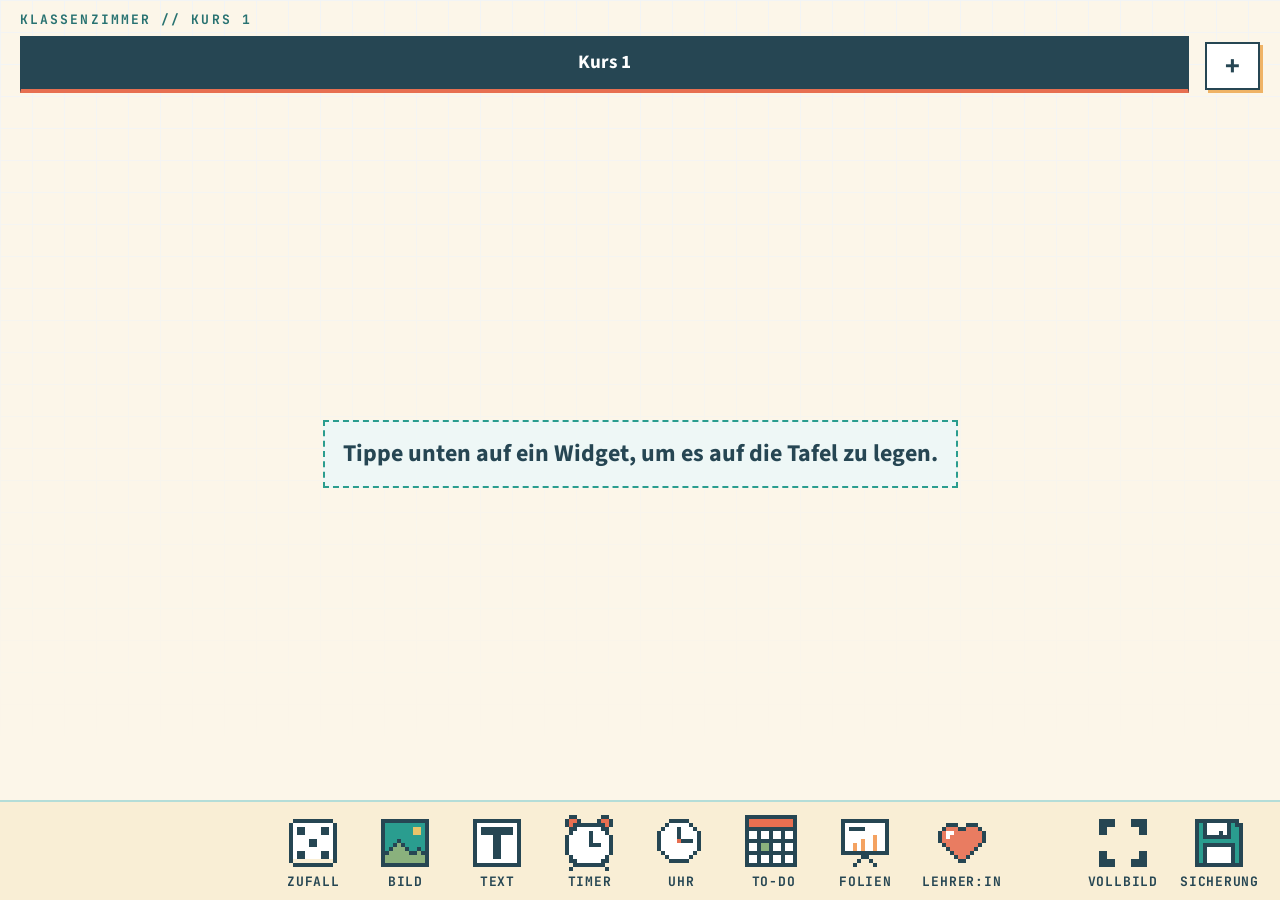
<file: index.html>
<!doctype html>
<html lang="de">
<head>
  <meta charset="utf-8">
  <meta name="viewport" content="width=device-width, initial-scale=1, viewport-fit=cover">
  <title>Klassenzimmer-Tafel</title>
  <meta name="theme-color" content="#FCF6E9">
  <!-- App fürs iPad: „Teilen → Zum Home-Bildschirm“ -->
  <link rel="manifest" href="manifest.webmanifest">
  <link rel="icon" type="image/png" href="assets/app/app-192.png">
  <link rel="apple-touch-icon" href="assets/app/app-180.png">
  <meta name="apple-mobile-web-app-title" content="Tafel">
  <meta name="mobile-web-app-capable" content="yes">
  <meta name="apple-mobile-web-app-capable" content="yes">
  <!-- ?v=22: bei jeder Änderung hochzählen, damit Browser die neuen Dateien laden -->
  <link rel="preload" href="assets/fonts/source-sans-3-latin-700-normal.woff2" as="font" type="font/woff2" crossorigin>
  <link rel="stylesheet" href="css/tokens.css?v=22">
  <link rel="stylesheet" href="css/components.css?v=22">
  <link rel="stylesheet" href="css/app.css?v=22">
</head>
<body class="page">

<div class="app">
  <!-- Kopfzeile: Label mit dem Kursnamen (setzt kurse.js) -->
  <div class="header-strip app__strip"><span class="label" id="kurs-label"></span></div>

  <!-- Kurs-Reiter -->
  <nav class="kopf" aria-label="Kurse">
    <div class="reiter-liste" id="reiter-liste" role="tablist" aria-label="Kurse"></div>
    <button type="button" class="btn btn--square" id="knopf-neuer-kurs" title="Neuen Kurs anlegen" aria-label="Neuen Kurs anlegen">+</button>
  </nav>

  <!-- Die Tafel: hier liegen die Widgets -->
  <main class="tafel" id="tafel" role="tabpanel" aria-label="Tafel">
    <p class="tafel__leer callout" id="tafel-leer">Tippe unten auf ein Widget, um es auf die Tafel zu legen.</p>
  </main>

  <!-- Widget-Leiste: Mitte Widgets, rechts Vollbild und Sicherung -->
  <footer class="leiste">
    <div></div>
    <div class="leiste__widgets" id="leiste-widgets" role="group" aria-label="Widget hinzufügen"></div>
    <div class="leiste__extra">
      <button type="button" class="leiste__knopf" id="knopf-vollbild"><img class="pixel" src="assets/icons/vollbild.svg" width="56" height="56" alt=""><span>Vollbild</span></button>
      <button type="button" class="leiste__knopf" id="knopf-sicherung"><img class="pixel" src="assets/icons/speichern.svg" width="56" height="56" alt=""><span>Sicherung</span></button>
    </div>
  </footer>
</div>

<script src="js/speicher.js?v=22"></script>
<script src="js/ui.js?v=22"></script>
<script src="js/ton.js?v=22"></script>
<script src="js/tafel.js?v=22"></script>
<script src="js/kurse.js?v=22"></script>
<script src="js/widgets/stundenplan.js?v=22"></script>
<script src="js/widgets/uhr.js?v=22"></script>
<script src="js/widgets/timer.js?v=22"></script>
<script src="js/widgets/zufall.js?v=22"></script>
<script src="js/widgets/bild.js?v=22"></script>
<script src="js/widgets/text.js?v=22"></script>
<script src="js/widgets/folien.js?v=22"></script>
<script src="assets/teacher/teacher.js?v=22"></script>
<script src="js/widgets/lehrerin.js?v=22"></script>
<script src="js/app.js?v=22"></script>
</body>
</html>
</file>
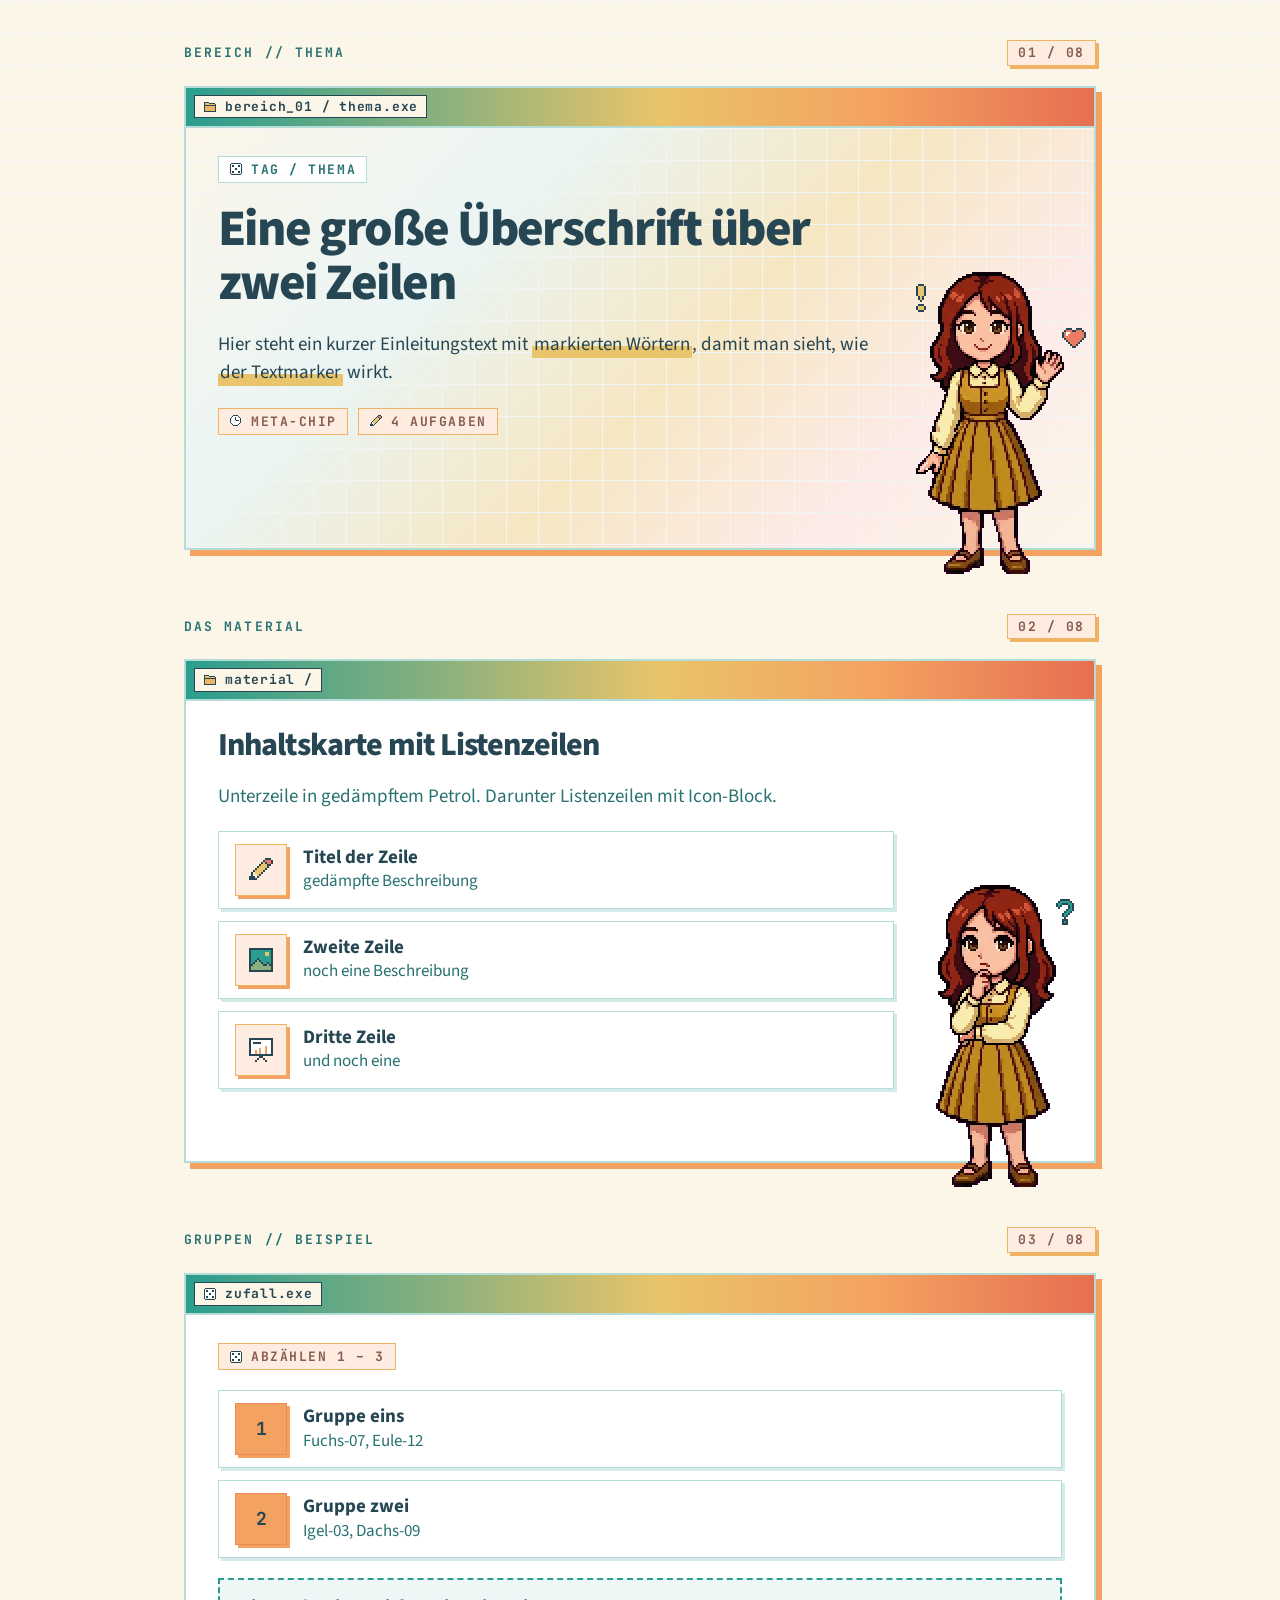
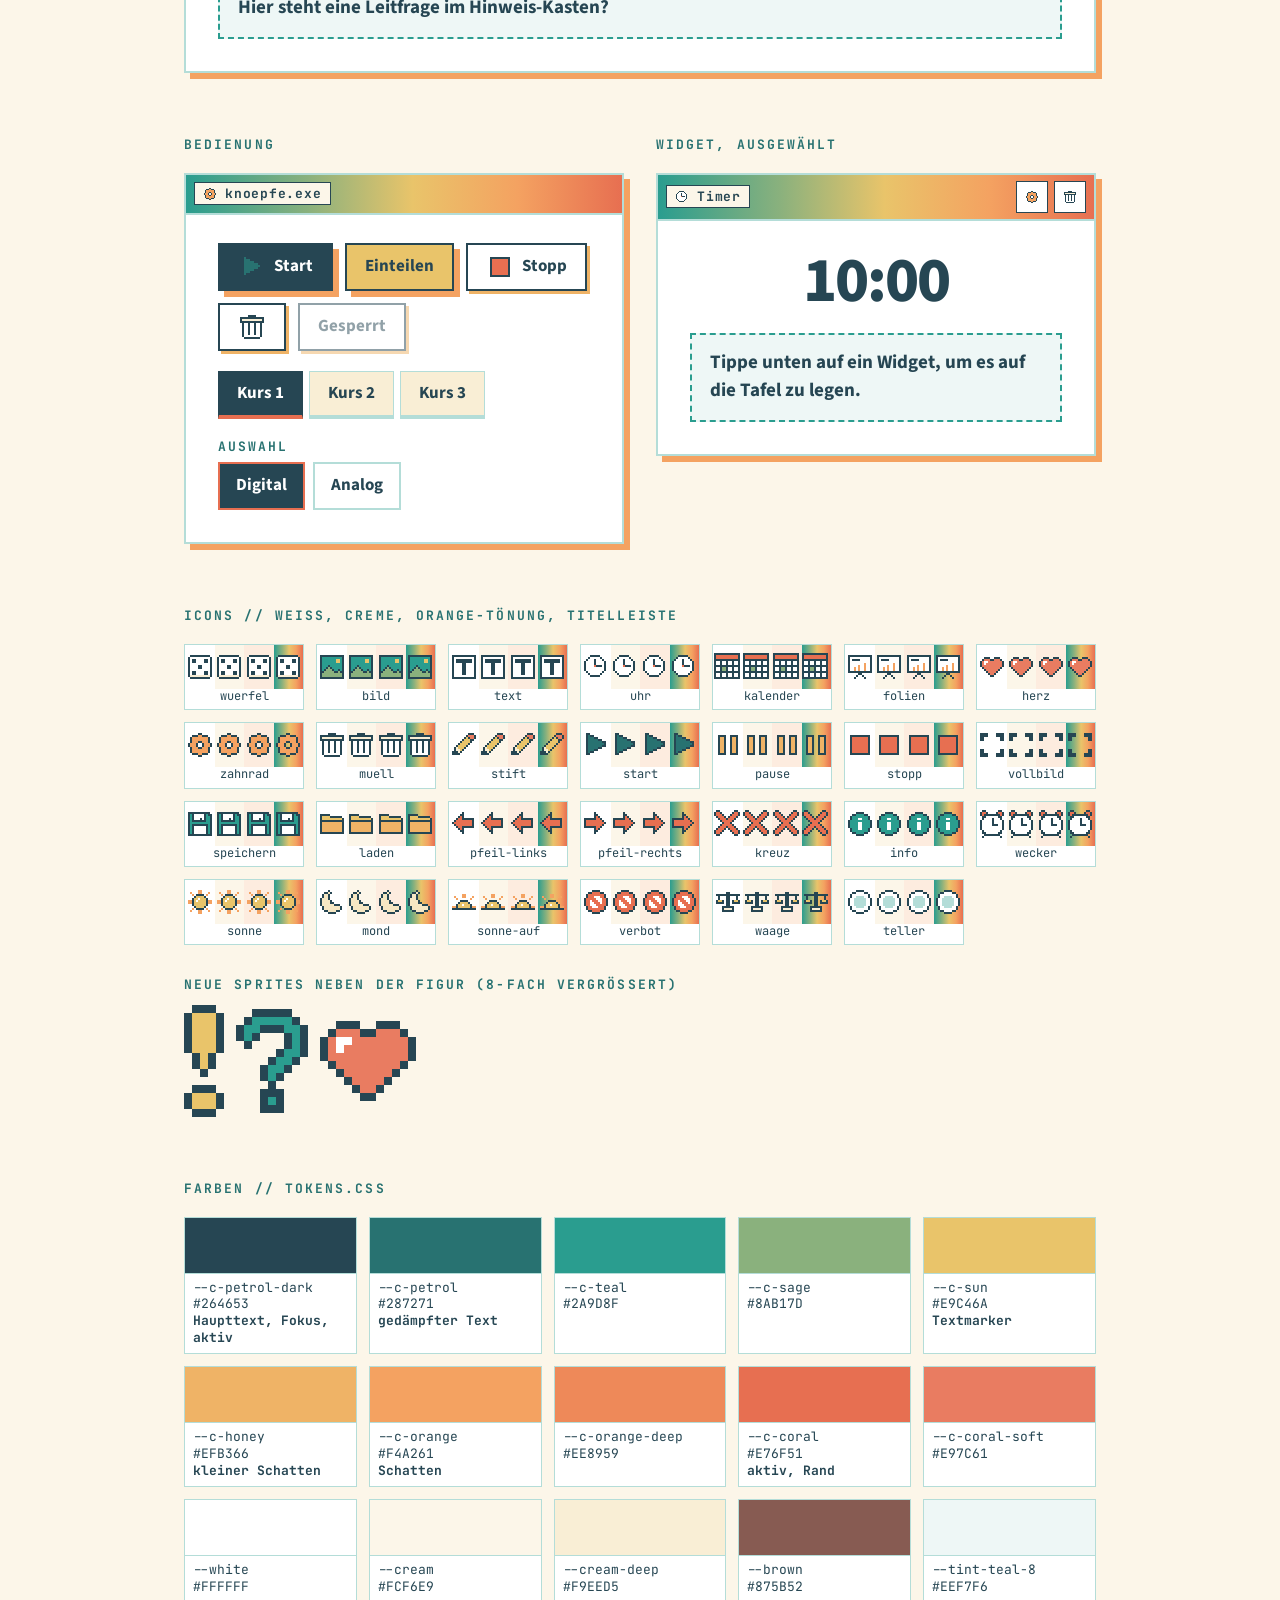
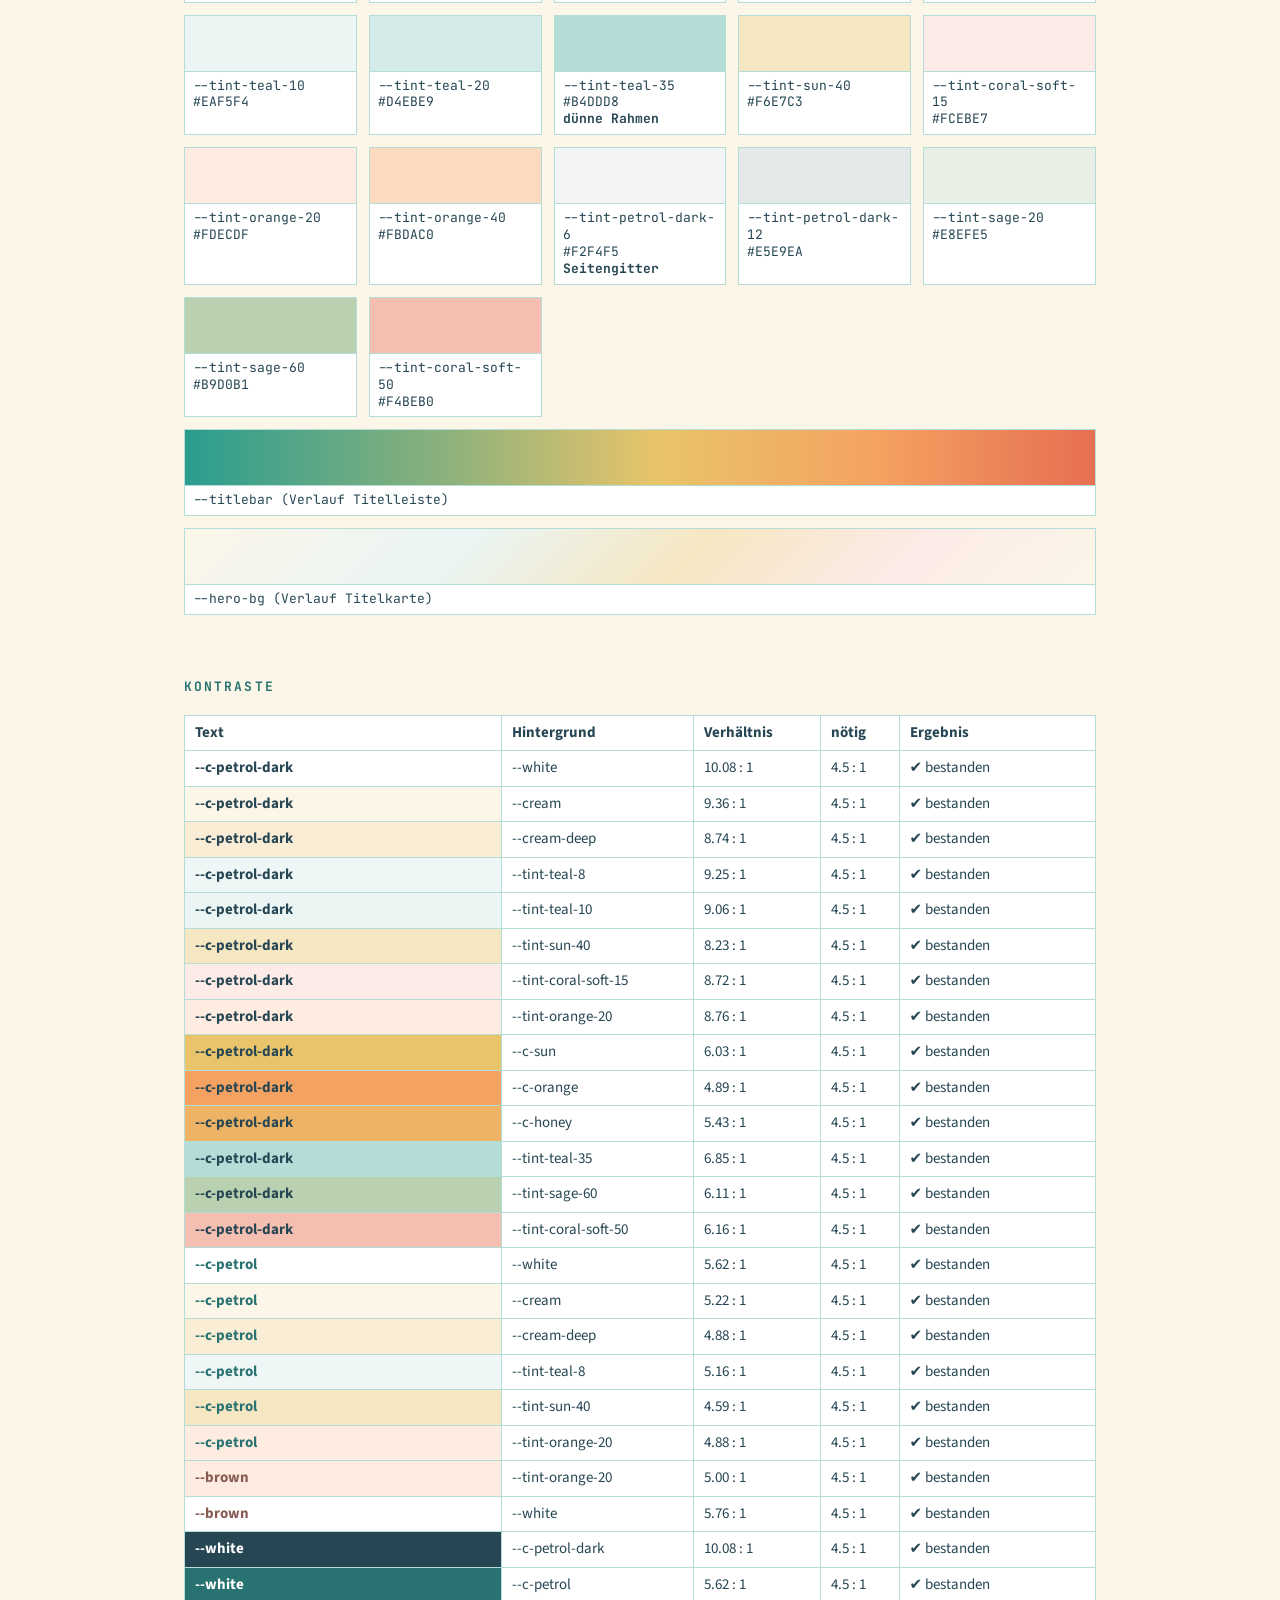
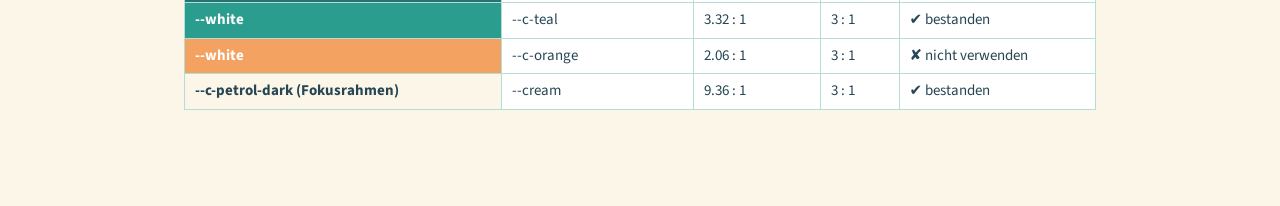
<file: styleguide.html>
<!doctype html>
<html lang="de">
<head>
  <meta charset="utf-8">
  <meta name="viewport" content="width=device-width, initial-scale=1">
  <title>Stilvorlage – Klassenzimmer-Tafel</title>
  <link rel="stylesheet" href="css/tokens.css?v=8">
  <link rel="stylesheet" href="css/components.css?v=8">
  <style>
    /* nur für diese Übersichtsseite */
    .sg { max-width: 960px; margin: 0 auto; padding: 40px 24px 96px; display: flex; flex-direction: column; gap: 64px; }
    .sg-zwei { display: grid; grid-template-columns: repeat(auto-fit, minmax(300px, 1fr)); gap: 32px; }
    .sg-reihe { display: flex; flex-wrap: wrap; gap: 12px; align-items: center; }
    .sg-hero .window__body { padding-right: 220px; min-height: 420px; }
    .sg-material .window__body { padding-right: 200px; padding-bottom: 72px; }
    .sg-farben { display: grid; grid-template-columns: repeat(auto-fill, minmax(150px, 1fr)); gap: 12px; }
    .sg-farbe { border: var(--hair) solid var(--line-color); background: var(--white); font: 400 .8125rem/1.3 var(--font-mono); }
    .sg-farbe div { height: 56px; border-bottom: var(--hair) solid var(--line-color); }
    .sg-farbe p { margin: 0; padding: 6px 8px; }
    .sg-tab { width: 100%; border-collapse: collapse; background: var(--white); font-size: .9375rem; }
    .sg-tab th, .sg-tab td { border: var(--hair) solid var(--line-color); padding: 6px 10px; text-align: left; }
    .sg-tab td:first-child { font-weight: 700; }
    .sg-icons { display: grid; grid-template-columns: repeat(auto-fill, minmax(110px, 1fr)); gap: 12px; }
    .sg-icon { border: var(--hair) solid var(--line-color); background: var(--white); text-align: center; font: 400 .75rem/1.2 var(--font-mono); padding-bottom: 6px; }
    .sg-icon div { display: grid; grid-template-columns: repeat(4, 1fr); }
    .sg-icon span { display: grid; place-items: center; height: 44px; }
    .sg-icon img { width: 28px; height: 28px; }
  </style>
</head>
<body class="page">
<main class="sg">

  <!-- 1. Titelkarte (Variante A) mit Figur -->
  <section>
    <div class="header-strip"><span class="label">Bereich // Thema</span><span class="counter">01 / 08</span></div>
    <article class="window window--hero sg-hero">
      <div class="window__titlebar">
        <h2 class="window__title"><img class="pixel" src="assets/icons/laden.svg" alt=""><span>bereich_01 / thema.exe</span></h2>
        <div class="window__tools"></div>
      </div>
      <div class="window__body">
        <span class="chip"><img class="pixel" src="assets/icons/wuerfel.svg" alt="">Tag / Thema</span>
        <h1 class="heading">Eine große Überschrift über zwei Zeilen</h1>
        <p class="lead" style="color: var(--text)">Hier steht ein kurzer Einleitungstext mit <mark>markierten Wörtern</mark>, damit man sieht, wie <mark>der Textmarker</mark> wirkt.</p>
        <div class="chip-list">
          <span class="chip chip--peach"><img class="pixel" src="assets/icons/uhr.svg" alt="">Meta-Chip</span>
          <span class="chip chip--peach"><img class="pixel" src="assets/icons/stift.svg" alt="">4 Aufgaben</span>
        </div>
      </div>
      <img class="sprite" src="assets/deko/ausrufe.svg" width="10" height="28" alt="" aria-hidden="true" style="right: 168px; bottom: 236px">
      <img class="sprite" src="assets/deko/herz.svg" width="24" height="20" alt="" aria-hidden="true" style="right: 8px; bottom: 200px">
      <img class="teacher-overlap" src="assets/teacher/lehrerin-winkend.png" alt="Lehrerin winkt" style="right: 28px">
    </article>
  </section>

  <!-- 2. Inhaltskarte (Variante B) mit Listenzeilen -->
  <section>
    <div class="header-strip"><span class="label">Das Material</span><span class="counter">02 / 08</span></div>
    <article class="window sg-material">
      <div class="window__titlebar">
        <h2 class="window__title"><img class="pixel" src="assets/icons/laden.svg" alt=""><span>material /</span></h2>
        <div class="window__tools"></div>
      </div>
      <div class="window__body">
        <h2 class="heading heading--small">Inhaltskarte mit Listenzeilen</h2>
        <p class="lead">Unterzeile in gedämpftem Petrol. Darunter Listenzeilen mit Icon-Block.</p>
        <ul class="rows">
          <li class="row"><span class="row__icon"><img class="pixel" src="assets/icons/stift.svg" alt=""></span><div><p class="row__title">Titel der Zeile</p><p class="row__text">gedämpfte Beschreibung</p></div></li>
          <li class="row"><span class="row__icon"><img class="pixel" src="assets/icons/bild.svg" alt=""></span><div><p class="row__title">Zweite Zeile</p><p class="row__text">noch eine Beschreibung</p></div></li>
          <li class="row"><span class="row__icon"><img class="pixel" src="assets/icons/folien.svg" alt=""></span><div><p class="row__title">Dritte Zeile</p><p class="row__text">und noch eine</p></div></li>
        </ul>
      </div>
      <img class="sprite" src="assets/deko/frage.svg" width="18" height="26" alt="" aria-hidden="true" style="right: 20px; bottom: 236px">
      <img class="teacher-overlap" src="assets/teacher/lehrerin-nachdenklich.png" alt="Lehrerin überlegt" style="right: 20px">
    </article>
  </section>

  <!-- 3. Nummern-Zeilen und Hinweis-Kasten -->
  <section>
    <div class="header-strip"><span class="label">Gruppen // Beispiel</span><span class="counter">03 / 08</span></div>
    <article class="window">
      <div class="window__titlebar">
        <h2 class="window__title"><img class="pixel" src="assets/icons/wuerfel.svg" alt=""><span>zufall.exe</span></h2>
        <div class="window__tools"></div>
      </div>
      <div class="window__body">
        <span class="chip chip--peach"><img class="pixel" src="assets/icons/wuerfel.svg" alt="">Abzählen 1 – 3</span>
        <ol class="rows">
          <li class="row"><span class="row__num">1</span><div><p class="row__title">Gruppe eins</p><p class="row__text">Fuchs-07, Eule-12</p></div></li>
          <li class="row"><span class="row__num">2</span><div><p class="row__title">Gruppe zwei</p><p class="row__text">Igel-03, Dachs-09</p></div></li>
        </ol>
        <div class="callout">Hier steht eine Leitfrage im Hinweis-Kasten?</div>
      </div>
    </article>
  </section>

  <!-- 4. Bedienelemente und ein Widget, wie es auf der Tafel aussieht -->
  <section class="sg-zwei">
    <div>
      <div class="header-strip"><span class="label">Bedienung</span></div>
      <div class="window">
        <div class="window__titlebar"><h2 class="window__title"><img class="pixel" src="assets/icons/zahnrad.svg" alt=""><span>knoepfe.exe</span></h2></div>
        <div class="window__body">
          <div class="sg-reihe">
            <button class="btn btn--primary" type="button"><img class="pixel" src="assets/icons/start.svg" alt="">Start</button>
            <button class="btn btn--sun" type="button">Einteilen</button>
            <button class="btn" type="button"><img class="pixel" src="assets/icons/stopp.svg" alt="">Stopp</button>
            <button class="btn btn--square" type="button" aria-label="Löschen"><img class="pixel" src="assets/icons/muell.svg" alt=""></button>
            <button class="btn" type="button" disabled>Gesperrt</button>
          </div>
          <div class="tabs" role="tablist" aria-label="Beispiel-Reiter">
            <button class="tab" role="tab" aria-selected="true" type="button">Kurs 1</button>
            <button class="tab" role="tab" aria-selected="false" type="button">Kurs 2</button>
            <button class="tab" role="tab" aria-selected="false" type="button">Kurs 3</button>
          </div>
          <fieldset class="choice">
            <legend class="label">Auswahl</legend>
            <label><input type="radio" name="sg-wahl" checked><span>Digital</span></label>
            <label><input type="radio" name="sg-wahl"><span>Analog</span></label>
          </fieldset>
        </div>
      </div>
    </div>
    <div>
      <div class="header-strip"><span class="label">Widget, ausgewählt</span></div>
      <div class="window">
        <div class="window__titlebar">
          <h2 class="window__title"><img class="pixel" src="assets/icons/uhr.svg" alt=""><span>Timer</span></h2>
          <div class="window__tools">
            <button class="btn btn--small" type="button" aria-label="Einstellungen"><img class="pixel" src="assets/icons/zahnrad.svg" alt=""></button>
            <button class="btn btn--small" type="button" aria-label="Widget löschen"><img class="pixel" src="assets/icons/muell.svg" alt=""></button>
            
          </div>
        </div>
        <div class="window__body" style="align-items: center">
          <p style="margin: 0; font: 800 4rem/1 var(--font-sans); letter-spacing: -.03em">10:00</p>
          <p class="callout" style="margin: 0">Tippe unten auf ein Widget, um es auf die Tafel zu legen.</p>
        </div>
      </div>
    </div>
  </section>

  <!-- 5. Icons auf den neuen Flächen -->
  <section>
    <div class="header-strip"><span class="label">Icons // Weiß, Creme, Orange-Tönung, Titelleiste</span></div>
    <div class="sg-icons" id="sg-icons"></div>
    <h3 class="label" style="margin: 32px 0 12px">Neue Sprites neben der Figur (8-fach vergrößert)</h3>
    <div class="sg-reihe sg-gross">
      <img class="pixel" src="assets/deko/ausrufe.svg" width="40" height="112" alt="Ausrufezeichen">
      <img class="pixel" src="assets/deko/frage.svg" width="72" height="104" alt="Fragezeichen">
      <img class="pixel" src="assets/deko/herz.svg" width="96" height="80" alt="Herz">
    </div>
  </section>

  <!-- 6. Farbtafel und Kontraste (rechnet das Skript direkt aus tokens.css) -->
  <section>
    <div class="header-strip"><span class="label">Farben // tokens.css</span></div>
    <div class="sg-farben" id="sg-farben"></div>
  </section>
  <section>
    <div class="header-strip"><span class="label">Kontraste</span></div>
    <table class="sg-tab" id="sg-kontrast"><thead><tr><th>Text</th><th>Hintergrund</th><th>Verhältnis</th><th>nötig</th><th>Ergebnis</th></tr></thead><tbody></tbody></table>
  </section>
</main>
<script src="js/styleguide.js?v=8"></script>
</body>
</html>
</file>
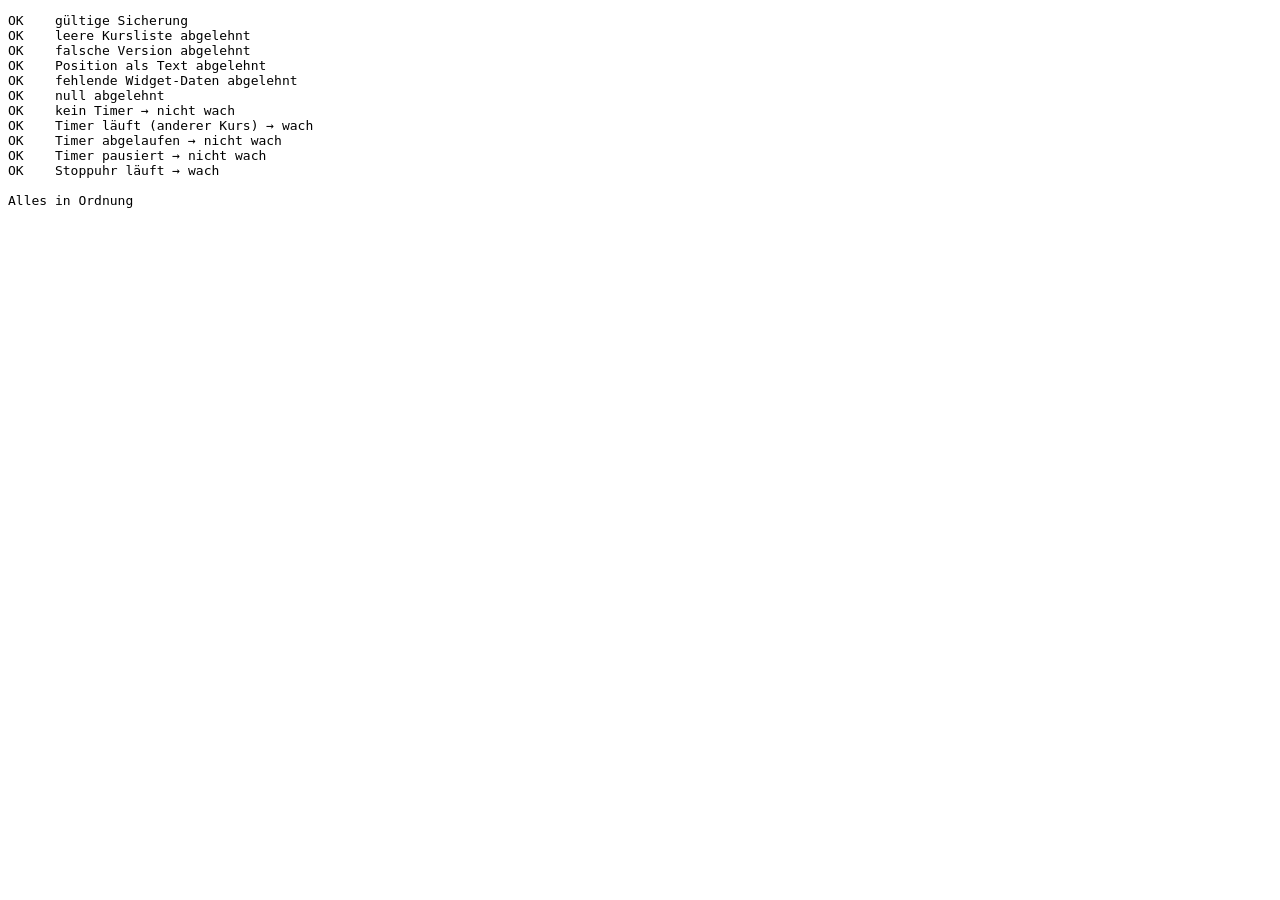
<file: test.html>
<!doctype html>
<html lang="de">
<meta charset="utf-8">
<title>Selbsttest</title>
<!-- Prüft, dass kaputte Sicherungsdateien abgelehnt werden und wann der Bildschirm wach bleibt. Öffnen und Ergebnis lesen. -->
<pre id="aus"></pre>
<script src="js/speicher.js"></script>
<script>
  var T = window.Tafel, fehler = 0, aus = document.getElementById("aus");
  function soll(name, ok) { if (!ok) fehler++; aus.textContent += (ok ? "OK    " : "FEHLER ") + name + "\n"; }
  var w = { id: "w1", typ: "uhr", x: 0, y: 0, b: 400, h: 240, daten: {} };
  var gut = { version: 1, aktiv: "k1", kurse: [{ id: "k1", name: "7b", widgets: [w] }], letzteSicherung: null };
  soll("gültige Sicherung", T.pruefe(gut));
  soll("leere Kursliste abgelehnt", !T.pruefe({ version: 1, kurse: [] }));
  soll("falsche Version abgelehnt", !T.pruefe(Object.assign({}, gut, { version: 2 })));
  soll("Position als Text abgelehnt", !T.pruefe({ version: 1, kurse: [{ id: "k1", name: "7b", widgets: [Object.assign({}, w, { x: "12" })] }] }));
  soll("fehlende Widget-Daten abgelehnt", !T.pruefe({ version: 1, kurse: [{ id: "k1", name: "7b", widgets: [Object.assign({}, w, { daten: null })] }] }));
  soll("null abgelehnt", !T.pruefe(null));

  // Bildschirm wach halten: läuft irgendwo ein Timer oder eine Stoppuhr?
  function mitTimer(daten) { return { kurse: [{ widgets: [w] }, { widgets: [{ typ: "timer", daten: daten }] }] }; }
  soll("kein Timer → nicht wach", !T.laeuftEinTimer(gut, 1000));
  soll("Timer läuft (anderer Kurs) → wach", T.laeuftEinTimer(mitTimer({ modus: "timer", endeUm: 5000, startUm: null }), 1000));
  soll("Timer abgelaufen → nicht wach", !T.laeuftEinTimer(mitTimer({ modus: "timer", endeUm: 500, startUm: null }), 1000));
  soll("Timer pausiert → nicht wach", !T.laeuftEinTimer(mitTimer({ modus: "timer", endeUm: null, startUm: null }), 1000));
  soll("Stoppuhr läuft → wach", T.laeuftEinTimer(mitTimer({ modus: "stoppuhr", endeUm: null, startUm: 900 }), 1000));
  aus.textContent += fehler ? "\n" + fehler + " Fehler" : "\nAlles in Ordnung";
</script>
</html>
</file>
<file: css/tokens.css>
/* ============================================================
   TOKENS – alle Design-Werte an einem Ort (Design v2 „Retro-Fenster“)
   Farben NUR von hier. Neue Farbe? Hier anlegen und den Kontrast in
   styleguide.html prüfen (Text mindestens 4,5 : 1, große Schrift 3 : 1).
   ============================================================ */

/* ---------- Schriften (frei, Lizenz OFL – assets/fonts/OFL-*.txt) ---------- */
@font-face { font-family: "Source Sans 3"; font-weight: 400; font-display: swap; src: url("../assets/fonts/source-sans-3-latin-400-normal.woff2") format("woff2"); }
@font-face { font-family: "Source Sans 3"; font-weight: 700; font-display: swap; src: url("../assets/fonts/source-sans-3-latin-700-normal.woff2") format("woff2"); }
@font-face { font-family: "Source Sans 3"; font-weight: 800; font-display: swap; src: url("../assets/fonts/source-sans-3-latin-800-normal.woff2") format("woff2"); }
@font-face { font-family: "JetBrains Mono"; font-weight: 400; font-display: swap; src: url("../assets/fonts/jetbrains-mono-latin-400-normal.woff2") format("woff2"); }
@font-face { font-family: "JetBrains Mono"; font-weight: 700; font-display: swap; src: url("../assets/fonts/jetbrains-mono-latin-700-normal.woff2") format("woff2"); }

:root {
  /* ---------- Palette (von dunkel nach hell/warm) ---------- */
  --c-petrol-dark: #264653;
  --c-petrol:      #287271;
  --c-teal:        #2A9D8F;
  --c-sage:        #8AB17D;
  --c-sun:         #E9C46A;
  --c-honey:       #EFB366;
  --c-orange:      #F4A261;
  --c-orange-deep: #EE8959;
  --c-coral:       #E76F51;
  --c-coral-soft:  #E97C61;
  --white:         #FFFFFF;
  --cream:         #FCF6E9;   /* Seitenhintergrund (= 15 % Sonne in Weiß) */
  --cream-deep:    #F9EED5;   /* abgesetzte Flächen (ca. 28 % Sonne in Weiß) */

  /* ---------- Tönungen: Palettenfarbe mit Weiß gemischt (Zahl = Anteil Farbe) ---------- */
  --tint-teal-8:         #EEF7F6;
  --tint-teal-10:        #EAF5F4;
  --tint-teal-20:        #D4EBE9;
  --tint-teal-35:        #B4DDD8;
  --tint-sun-40:         #F6E7C3;
  --tint-coral-soft-15:  #FCEBE7;
  --tint-orange-20:      #FDECDF;
  --tint-orange-40:      #FBDAC0;
  --tint-petrol-dark-6:  #F2F4F5;
  --tint-petrol-dark-12: #E5E9EA;
  --tint-sage-20:        #E8EFE5;
  --tint-sage-60:        #B9D0B1;   /* Textmarker Grün */
  --tint-coral-soft-50:  #F4BEB0;   /* Textmarker Rosa */
  /* Einzige Mischfarbe: Koralle + Petrol-dunkel 50 : 50 – Text auf hellem Orange */
  --brown: #875B52;
  /* Abdunklung hinter Dialogen: Petrol-dunkel, halb durchsichtig */
  --veil: rgb(38 70 83 / .55);

  /* ---------- Rollen (so werden die Farben eingesetzt) ---------- */
  --text:          var(--c-petrol-dark);
  --text-muted:    var(--c-petrol);
  --line-color:    var(--tint-teal-35);     /* dünne Rahmen von Karten, Zeilen, Chips */
  --shadow-color:  var(--c-orange);         /* harter Versatzschatten */
  --shadow-small:  var(--c-honey);
  --mark:          var(--c-sun);
  --focus:         var(--c-petrol-dark);
  --active-bg:     var(--c-petrol-dark);
  --active-text:   var(--white);
  --active-accent: var(--c-coral);
  --grid-line:     var(--tint-petrol-dark-6);
  --titlebar: linear-gradient(90deg, var(--c-teal), var(--c-sage) 28%, var(--c-sun) 52%, var(--c-orange) 76%, var(--c-coral));
  --hero-bg: linear-gradient(135deg, var(--cream) 0%, var(--tint-teal-10) 30%, var(--tint-sun-40) 55%, var(--tint-coral-soft-15) 78%, var(--cream) 100%);

  /* ---------- Maße ---------- */
  --px: 4px;                 /* ein Pixel der Pixelgrafik: Icons sind ganze Vielfache davon */
  --hair: 1px;               /* dünne Linie */
  --frame-width: 2px;             /* Rahmen der Fenster-Karte */
  --shadow: 6px 6px 0 var(--shadow-color);
  --shadow-sm: 3px 3px 0 var(--shadow-small);
  --grid-size: 32px;
  --gap: 16px;

  /* ---------- Schriften ---------- */
  --font-sans: "Source Sans 3", "Segoe UI", system-ui, -apple-system, Roboto, Arial, sans-serif;
  --font-mono: "JetBrains Mono", ui-monospace, Menlo, Consolas, monospace;
  --size-text: 1.0625rem;    /* Fließtext 17 px */
  --size-label: .8125rem;    /* Mono-Labels 13 px, fett */
  --size-heading: clamp(2rem, 4vw, 3.25rem);
}
</file>
<file: css/components.css>
/* ============================================================
   BAUSTEINE (Design v2 „Retro-Fenster“)
   Dünne Linien, scharfe Ecken (kein border-radius), harter Versatzschatten.
   Weiche Verläufe NUR in .window__titlebar und .window--hero.
   Alle Farben über Variablen aus tokens.css. Übersicht: styleguide.html
   ============================================================ */

/* ---------- Grundlagen ---------- */
*, *::before, *::after { box-sizing: border-box; }

.page {
  margin: 0;
  min-height: 100dvh;
  background: var(--cream);
  color: var(--text);
  font: 400 var(--size-text)/1.5 var(--font-sans);
  -webkit-text-size-adjust: 100%;
}
/* feines Gitter, das nach unten ausblendet */
.page::before {
  content: "";
  position: fixed;
  inset: 0;
  z-index: -1;
  pointer-events: none;
  background:
    linear-gradient(var(--grid-line) var(--hair), transparent var(--hair)) 0 0 / var(--grid-size) var(--grid-size),
    linear-gradient(90deg, var(--grid-line) var(--hair), transparent var(--hair)) 0 0 / var(--grid-size) var(--grid-size);
  -webkit-mask-image: linear-gradient(to bottom, var(--white), transparent 85%);
  mask-image: linear-gradient(to bottom, var(--white), transparent 85%);
}

:focus-visible { outline: 3px solid var(--focus); outline-offset: 3px; }

.pixel { image-rendering: pixelated; image-rendering: crisp-edges; }

/* ---------- Schrift-Rollen ---------- */
.heading {
  margin: 0;
  font: 800 var(--size-heading)/1.05 var(--font-sans);
  letter-spacing: -.03em;
  color: var(--text);
}
.heading--small { font-size: clamp(1.5rem, 2.6vw, 2rem); }
.lead { margin: 0; color: var(--text-muted); font-size: 1.1875rem; }
.label {
  font: 700 var(--size-label)/1.2 var(--font-mono);
  text-transform: uppercase;
  letter-spacing: .16em;
  color: var(--text-muted);
}

/* Textmarker: füllt nur die untere Hälfte der Zeile */
mark, .mark {
  color: inherit;
  background: linear-gradient(transparent 55%, var(--mark) 55%);
  padding: 0 .1em;
}

/* ---------- Kopfzeile über einer Karte: Label links, Zähler rechts ---------- */
.header-strip {
  display: flex;
  align-items: center;
  justify-content: space-between;
  gap: var(--gap);
  margin-bottom: calc(var(--gap) * 1.25);
}
.counter {
  display: inline-block;
  padding: 4px 10px;
  background: var(--tint-orange-20);
  border: var(--hair) solid var(--c-honey);
  box-shadow: var(--shadow-sm);
  font: 700 var(--size-label)/1.2 var(--font-mono);
  letter-spacing: .12em;
  color: var(--brown);
  white-space: nowrap;
}

/* ---------- Fenster-Karte ---------- */
.window {
  position: relative;
  display: flex;
  flex-direction: column;
  background: var(--white);
  border: var(--frame-width) solid var(--line-color);
  box-shadow: var(--shadow);
}
.window__titlebar {
  flex: none;
  display: flex;
  align-items: center;
  gap: 8px;
  min-height: 40px;
  padding: 6px 8px;
  background: var(--titlebar);
  border-bottom: var(--frame-width) solid var(--line-color);
}
/* heller Untergrund hinter Icon und Titel, damit der Text auf dem Verlauf lesbar bleibt */
.window__title {
  display: inline-flex;
  align-items: center;
  gap: 8px;
  min-width: 0;
  margin: 0;
  padding: 3px 8px;
  background: var(--cream);
  border: var(--hair) solid var(--c-petrol-dark);
  font: 700 var(--size-label)/1.2 var(--font-mono);
  letter-spacing: .06em;
  color: var(--text);
}
.window__title > span { overflow: hidden; text-overflow: ellipsis; white-space: nowrap; }
.window__title img { flex: none; width: 14px; height: 14px; }
.window__tools { margin-left: auto; display: flex; align-items: center; gap: 6px; }
.window__body { flex: 1; min-height: 0; padding: 28px 32px 32px; display: flex; flex-direction: column; gap: 20px; }

/* Variante A: Titelkarte mit zartem Verlauf und Gitter */
.window--hero .window__body {
  background:
    linear-gradient(var(--tint-petrol-dark-6) var(--hair), transparent var(--hair)) 0 0 / var(--grid-size) var(--grid-size),
    linear-gradient(90deg, var(--tint-petrol-dark-6) var(--hair), transparent var(--hair)) 0 0 / var(--grid-size) var(--grid-size),
    var(--hero-bg);
}

/* ---------- Chips ---------- */
.chip-list { display: flex; flex-wrap: wrap; gap: 10px; }
.chip {
  display: inline-flex;
  align-items: center;
  gap: 8px;
  align-self: flex-start;
  padding: 5px 10px;
  background: var(--white);
  border: var(--hair) solid var(--line-color);
  font: 700 var(--size-label)/1.2 var(--font-mono);
  text-transform: uppercase;
  letter-spacing: .12em;
  color: var(--text-muted);
}
.chip img { flex: none; width: 14px; height: 14px; }
.chip--peach { background: var(--tint-orange-20); border-color: var(--c-honey); color: var(--brown); }

/* ---------- Listenzeilen und Nummern-Zeilen ---------- */
.rows { display: flex; flex-direction: column; gap: 12px; margin: 0; padding: 0; list-style: none; }
.row {
  display: flex;
  align-items: center;
  gap: 16px;
  padding: 12px 16px;
  background: var(--white);
  border: var(--hair) solid var(--line-color);
  box-shadow: 3px 3px 0 var(--tint-teal-20);
}
.row__icon, .row__num {
  flex: none;
  display: grid;
  place-items: center;
  width: 52px;
  height: 52px;
  background: var(--tint-orange-20);
  border: var(--hair) solid var(--c-honey);
  box-shadow: 3px 3px 0 var(--c-orange);
}
.row__icon img { width: 28px; height: 28px; }
.row__num { background: var(--c-orange); border-color: var(--c-orange-deep); font: 700 1.125rem/1 var(--font-mono); color: var(--text); }
.row__title { margin: 0; font-weight: 700; font-size: 1.1875rem; line-height: 1.25; }
.row__text { margin: 0; color: var(--text-muted); }

/* ---------- Hinweis-Kasten ---------- */
.callout {
  padding: 14px 18px;
  background: var(--tint-teal-8);
  border: var(--frame-width) dashed var(--c-teal);
  font-weight: 700;
  font-size: 1.1875rem;
  color: var(--text);
}

/* ---------- Knöpfe ---------- */
.btn {
  display: inline-flex;
  align-items: center;
  justify-content: center;
  gap: 8px;
  min-height: 48px;
  min-width: 48px;
  padding: 0 18px;
  background: var(--white);
  border: var(--frame-width) solid var(--c-petrol-dark);
  box-shadow: var(--shadow-sm);
  font: 700 1.0625rem/1 var(--font-sans);
  color: var(--text);
  cursor: pointer;
  touch-action: manipulation;
  -webkit-tap-highlight-color: transparent;
}
.btn:hover { background: var(--tint-orange-20); }
.btn:active { transform: translate(2px, 2px); box-shadow: 1px 1px 0 var(--shadow-small); }
.btn:disabled { opacity: .5; cursor: default; }
.btn img { width: 28px; height: 28px; }
.btn--primary { background: var(--active-bg); color: var(--active-text); border-color: var(--active-bg); box-shadow: var(--shadow); }
.btn--primary:hover { background: var(--c-petrol); border-color: var(--c-petrol); }
.btn--primary:active { box-shadow: 3px 3px 0 var(--shadow-color); }
/* Sonnengelb für einen zweiten Hauptknopf (z. B. „Einteilen“), Text Petrol-dunkel (Kontrast 6,03 : 1, beim Darüberfahren auf Honig ebenfalls ✔) */
.btn--sun { background: var(--c-sun); border-color: var(--c-petrol-dark); box-shadow: var(--shadow); }
.btn--sun:hover { background: var(--c-honey); }
.btn--sun:active { box-shadow: 3px 3px 0 var(--shadow-color); }
.btn--small { min-height: 32px; min-width: 32px; padding: 0 8px; box-shadow: none; border-width: var(--hair); }
.btn--small img { width: 14px; height: 14px; }

/* ---------- Tabs und Auswahl-Knöpfe ---------- */
.tabs { display: flex; gap: 6px; }
.tab {
  min-height: 48px;
  padding: 0 18px;
  background: var(--cream-deep);
  border: var(--hair) solid var(--line-color);
  border-bottom-width: 4px;
  font: 700 1.0625rem/1 var(--font-sans);
  color: var(--text);
  cursor: pointer;
}
.tab:hover { background: var(--tint-orange-20); }
.tab.is-active, .tab[aria-selected="true"] {
  background: var(--active-bg);
  color: var(--active-text);
  border-color: var(--active-bg);
  border-bottom-color: var(--active-accent);
}

/* Auswahl (Radio-Knöpfe, z. B. Digital | Analog) */
.choice { display: flex; flex-wrap: wrap; gap: 8px; margin: 0; padding: 0; border: 0; }
.choice legend { margin-bottom: 8px; padding: 0; }
.choice label { position: relative; }
.choice input { position: absolute; opacity: 0; inset: 0; margin: 0; cursor: pointer; }
.choice span {
  display: inline-flex;
  align-items: center;
  min-height: 48px;
  padding: 0 16px;
  background: var(--white);
  border: var(--frame-width) solid var(--line-color);
  font-weight: 700;
}
.choice label:hover span { background: var(--tint-orange-20); }
.choice input:checked + span { background: var(--active-bg); color: var(--active-text); border-color: var(--active-accent); }
.choice input:focus-visible + span { outline: 3px solid var(--focus); outline-offset: 3px; }

/* ---------- Lehrer:in-Figur, ragt über den Kartenrand ---------- */
/* Größe immer ganzzahlig (84 × 160 × k) – setzt das Skript oder die Klasse */
.teacher-overlap {
  position: absolute;
  right: 24px;
  bottom: -40px;
  z-index: 2;
  width: 168px;
  height: 320px;
  pointer-events: none;
  image-rendering: pixelated;
}
.sprite { position: absolute; z-index: 3; pointer-events: none; image-rendering: pixelated; }

@media (prefers-reduced-motion: reduce) {
  *, *::before, *::after { animation: none !important; transition: none !important; }
}
</file>
<file: css/app.css>
/* ============================================================
   TAFEL-APP – Seitenaufbau, Kurs-Reiter, Tafel mit Widgets,
   Widget-Leiste, Dialoge und die einzelnen Widgets.
   Farben aus tokens.css, Bausteine (.window, .btn, .choice …) aus components.css.
   ============================================================ */

html, body { height: 100%; }
body { overflow: hidden; overscroll-behavior: none; }
button, label.btn { touch-action: manipulation; }   /* kein Doppeltipp-Zoom am iPad */
.unsichtbar { position: absolute; width: 1px; height: 1px; opacity: 0; pointer-events: none; }

/* Ganze Seite: oben Label und Reiter, Mitte Tafel, unten Leiste */
.app {
  height: 100vh;
  height: 100dvh;
  display: flex;
  flex-direction: column;
}
.app__strip { flex: none; margin: 0; padding: 12px 20px 0; }

/* ============================================================
   KURS-REITER (Tabs)
   ============================================================ */
.kopf {
  flex: none;
  display: flex;
  align-items: center;
  gap: 12px;
  padding: 8px 20px 12px;
}
.reiter-liste {
  flex: 1;
  min-width: 0;
  display: flex;
  gap: 6px;
  overflow-x: auto;
  padding: 0 4px 4px 0;
  scrollbar-width: none;
}
.reiter-liste::-webkit-scrollbar { display: none; }

.reiter {
  flex: 1 1 auto;
  min-width: 96px;   /* passen nicht alle hinein, lässt sich die Reihe wischen */
  display: flex;
  align-items: center;
  background: var(--cream-deep);
  border: var(--hair) solid var(--line-color);
  border-bottom: 4px solid var(--line-color);
  color: var(--text);
}
.reiter:not(.is-aktiv):hover { background: var(--tint-orange-20); }
.reiter.is-aktiv {
  background: var(--active-bg);
  border-color: var(--active-bg);
  border-bottom-color: var(--active-accent);
  color: var(--active-text);
}
.reiter__knopf, .reiter__stift {
  appearance: none;
  border: 0;
  background: none;
  color: inherit;
  cursor: pointer;
  touch-action: manipulation;
}
.reiter__knopf {
  flex: 1;
  min-width: 0;
  min-height: 52px;
  padding: 0 14px;
  font: 700 1.1875rem/1 var(--font-sans);
  white-space: nowrap;
  overflow: hidden;
  text-overflow: ellipsis;
}
.reiter__stift {
  flex: none;
  width: 44px;
  height: 44px;
  margin-right: 6px;
  display: grid;
  place-items: center;
  background: var(--white);
  border: var(--hair) solid var(--c-coral);
}
.reiter__stift:hover { background: var(--tint-orange-20); }
.reiter__knopf:focus-visible { outline: 3px solid var(--focus); outline-offset: 3px; }
.reiter.is-aktiv .reiter__knopf:focus-visible { outline-color: var(--white); outline-offset: -6px; }
#knopf-neuer-kurs { font: 700 1.75rem/1 var(--font-sans); }

/* ============================================================
   TAFEL
   ============================================================ */
.tafel {
  position: relative;
  flex: 1;
  min-height: 0;
  overflow: hidden;
}
.tafel__leer {
  position: absolute;
  inset: 0;
  width: fit-content;
  max-width: 80%;
  height: fit-content;
  margin: auto;
  text-align: center;
  font-size: 1.5rem;
  pointer-events: none;
}
.tafel__leer[hidden] { display: none; }

/* ---------- Widget = Fenster-Karte ---------- */
.widget {
  position: absolute;
  touch-action: none;
  -webkit-user-select: none;
  user-select: none;
  -webkit-touch-callout: none;
  cursor: grab;
}
.widget.is-ausgewaehlt { outline: 3px solid var(--c-petrol-dark); outline-offset: 4px; }

/* Werkzeug (Einstellungen, Löschen) in der Titelleiste, nur wenn ausgewählt */
.widget__werkzeug { display: none; gap: 6px; }
.widget.is-ausgewaehlt .widget__werkzeug { display: flex; }
.widget__werkzeug .btn { position: relative; width: 40px; min-width: 40px; min-height: 40px; height: 40px; box-shadow: none; border-width: var(--hair); }
.widget__werkzeug .btn::before { content: ""; position: absolute; inset: -3px; }   /* Trefferfläche 46 px, ohne dass die Titelleiste wächst */
.widget__loeschen { margin-right: 12px; }

.widget__inhalt {
  flex: 1;
  min-width: 0;
  min-height: 0;
  overflow: hidden;
  container-type: size;   /* Inhalte skalieren mit der Widget-Größe (cqmin, cqh …) */
  display: flex;
  flex-direction: column;
  padding: 16px 20px;
}

/* Frei stehend (Lehrer:in): kein Rahmen, Mülleimer schwebt darüber */
.widget--frei { display: flex; flex-direction: column; }
.widget--frei .widget__inhalt { padding: 0; overflow: visible; }
.widget--frei.is-ausgewaehlt { outline: 2px dashed var(--c-petrol-dark); outline-offset: 2px; }
.widget--frei .widget__werkzeug { position: absolute; top: -52px; right: 0; z-index: 4; }
.widget--frei .widget__werkzeug .btn { box-shadow: var(--shadow-sm); }

/* Anfasser an den Ecken: kleines Quadrat, Trefferfläche größer für Finger */
.widget__ecke {
  display: none;
  position: absolute;
  z-index: 3;
  width: 20px;
  height: 20px;
  background: var(--white);
  border: 3px solid var(--c-petrol-dark);
  touch-action: none;
}
.widget__ecke::before { content: ""; position: absolute; inset: -14px; }
.widget.is-ausgewaehlt .widget__ecke { display: block; }
.widget__ecke[data-ecke="nw"] { left: -11px; top: -11px; cursor: nwse-resize; }
.widget__ecke[data-ecke="ne"] { right: -11px; top: -11px; cursor: nesw-resize; }
.widget__ecke[data-ecke="sw"] { left: -11px; bottom: -11px; cursor: nesw-resize; }
.widget__ecke[data-ecke="se"] { right: -11px; bottom: -11px; cursor: nwse-resize; }

/* ============================================================
   WIDGET-LEISTE (unten)
   ============================================================ */
.leiste {
  flex: none;
  display: grid;
  grid-template-columns: 1fr auto 1fr;
  align-items: center;
  gap: 8px;
  padding: 6px 12px;
  padding-bottom: max(6px, env(safe-area-inset-bottom));
  background: var(--cream-deep);
  border-top: var(--frame-width) solid var(--line-color);
}
.leiste__widgets, .leiste__extra { display: flex; gap: 4px; }
.leiste__extra { justify-content: flex-end; }
.leiste__knopf {
  position: relative;
  appearance: none;
  border: var(--hair) solid transparent;
  background: none;
  color: var(--text);
  cursor: pointer;
  touch-action: manipulation;
  min-width: 88px;
  padding: 6px 8px 4px;
  display: flex;
  flex-direction: column;
  align-items: center;
  gap: 4px;
  font: 700 var(--size-label)/1.1 var(--font-mono);
  text-transform: uppercase;
  letter-spacing: .06em;
}
.leiste__knopf:hover { background: var(--white); border-color: var(--line-color); }
.leiste__knopf:active { transform: translate(1px, 1px); }
.leiste__knopf[hidden] { display: none; }

/* Schmal (iPad hochkant): ohne leere Mittelspalte, Knöpfe enger, Icons 3-fach (42 px) statt 4-fach */
@media (max-width: 960px) {
  .leiste { display: flex; justify-content: space-between; }
  .leiste > div:first-child { display: none; }
  .leiste__knopf { min-width: 64px; padding: 6px 2px 4px; font-size: .75rem; letter-spacing: 0; }
  .leiste__knopf img { width: 42px; height: 42px; }
}

/* Dezenter Hinweis (z. B. Sicherung fällig): gelbes Quadrat mit ! */
.hat-hinweis::after {
  content: "!";
  position: absolute;
  top: 2px;
  right: 14px;
  width: 22px;
  height: 22px;
  display: grid;
  place-items: center;
  background: var(--c-sun);
  border: var(--hair) solid var(--c-petrol-dark);
  color: var(--text);
  font: 800 1rem/1 var(--font-sans);
}

/* ============================================================
   DIALOG (Fenster-Karte in der Mitte)
   ============================================================ */
.dialog {
  padding: 0;
  color: var(--text);
  width: min(860px, 94vw);
  max-height: 92vh;
  max-height: 92dvh;   /* iPad: Höhe ohne die Leisten von Safari */
}
.dialog:not([open]) { display: none; }
.dialog::backdrop { background: var(--veil); }
/* flex: 0 1 auto statt flex: 1 – Safari am iPad drückte den Inhalt sonst auf 0 px zusammen; schrumpft nur, wenn der Platz fehlt (dann scrollen) */
.dialog .window__body { flex: 0 1 auto; overflow-y: auto; font-size: 1.1875rem; }
.dialog__inhalt p { margin: 0 0 12px; }
.dialog__wichtig { font-weight: 700; }
.dialog__knoepfe, .dialog__aktionen { display: flex; flex-wrap: wrap; gap: 12px; }
.dialog__knoepfe { flex-direction: row-reverse; margin-top: 8px; }
.dialog__aktionen { margin-top: 16px; }
.dialog__aktionen .btn { flex: 1 1 auto; }
label.btn { cursor: pointer; }

.feld-label { display: block; margin-bottom: 8px; font: 700 var(--size-label)/1.2 var(--font-mono); text-transform: uppercase; letter-spacing: .14em; color: var(--text-muted); }
.feld {
  display: block;
  width: 100%;
  min-height: 52px;
  padding: 0 12px;
  border: var(--frame-width) solid var(--line-color);
  border-radius: 0;
  background: var(--white);
  color: var(--text);
  font: 400 1.25rem/1.2 var(--font-sans);
}
.feld:focus-visible { outline-offset: 0; border-color: var(--c-petrol-dark); }


/* ============================================================
   UHR
   ============================================================ */
.uhr {
  flex: 1;
  min-height: 0;
  display: flex;
  flex-direction: column;
  align-items: center;
  justify-content: center;
  gap: 2cqh;
}
.uhr__zeit { font: 800 min(62cqh, 34cqw)/1 var(--font-sans); letter-spacing: -.03em; font-variant-numeric: tabular-nums; }
.uhr__datum { font: 700 min(11cqh, 6cqw)/1.2 var(--font-mono); text-transform: uppercase; letter-spacing: .08em; color: var(--text-muted); text-align: center; }
.uhr__analog { display: none; position: relative; align-self: stretch; flex: 1; min-height: 0; }
.uhr__analog svg, .timer__ring svg { position: absolute; inset: 0; width: 100%; height: 100%; }
.uhr__blatt { fill: var(--white); stroke: var(--c-petrol-dark); stroke-width: 3; }
.uhr__strich { stroke: var(--c-petrol-dark); stroke-width: 2; }
.uhr__strich--gross { stroke-width: 4; }
.uhr__zeiger { stroke: var(--c-petrol-dark); }
.uhr__zeiger--h { stroke-width: 6; }
.uhr__zeiger--m { stroke-width: 4; }
.uhr__zeiger--s { stroke: var(--c-coral); stroke-width: 2; }
.uhr__mitte { fill: var(--c-coral); }
.uhr.ist-analog .uhr__zeit, .uhr.ist-analog .uhr__datum { display: none; }
.uhr.ist-analog .uhr__analog { display: block; }

/* ============================================================
   TIMER UND STOPPUHR
   ============================================================ */
.timer {
  --pm: max(44px, min(16cqh, 8cqw));   /* Höhe der + / − Knöpfe, auch Platz über dem Doppelpunkt */
  flex: 1;
  min-height: 0;
  display: flex;
  align-items: center;
  gap: 3cqw;
}
.timer__ring { position: relative; flex: none; align-self: stretch; aspect-ratio: 1; max-width: 32cqw; }
.timer__spur, .timer__bogen, .timer__kontur { fill: none; }
.timer__spur { stroke: var(--tint-teal-20); stroke-width: 12; }
.timer__bogen { stroke: var(--c-teal); stroke-width: 12; }
.timer__kontur { stroke: var(--c-petrol-dark); stroke-width: 2; }
.timer__zeit {
  flex: 1;
  display: flex;
  justify-content: center;
  font: 800 min(44cqh, 15cqw)/1 var(--font-sans);
  letter-spacing: -.03em;
  font-variant-numeric: tabular-nums;
}
.timer__ziffer { display: flex; flex-direction: column; align-items: center; }
.timer__platz { height: var(--pm); }
.timer__pm {
  appearance: none;
  border: 0;
  background: none;
  color: var(--text-muted);
  cursor: pointer;
  touch-action: manipulation;
  width: 100%;
  height: var(--pm);
  font: 700 min(16cqh, 8cqw)/1 var(--font-mono);   /* Zeichen wächst mit, die Trefferfläche bleibt mindestens 44 px */
}
.timer__pm:hover { background: var(--tint-orange-20); color: var(--text); }
.timer.laeuft .timer__pm { visibility: hidden; }
.timer.ist-stoppuhr .timer__pm, .timer.ist-stoppuhr .timer__platz { visibility: hidden; }

.timer__knoepfe { display: flex; flex-direction: column; gap: 3cqh; }
.timer__knoepfe .btn--square { width: max(56px, 22cqh); height: max(56px, 22cqh); }
@container (min-height: 260px) { .timer__knoepfe img { width: 56px; height: 56px; } }

/* Zeit abgelaufen: Ring und Ziffern blinken, Ziffern in Koralle (große Schrift, 3 : 1) */
.timer.is-fertig .timer__ziffer span { color: var(--c-coral); }
.timer.is-fertig .timer__ring svg, .timer.is-fertig .timer__ziffer span { animation: blinken 1s steps(1, end) infinite; }
@keyframes blinken { 50% { opacity: 0; } }

/* ============================================================
   LEHRER:IN – frei stehende Figur (Größe setzt lehrerin.js ganzzahlig)
   ============================================================ */
.lehrerin { flex: 1; min-height: 0; display: flex; align-items: flex-end; justify-content: center; }
.lehrerin__figur { position: relative; flex: none; }
.lehrerin__figur > img:first-child { display: block; width: 100%; height: 100%; }
.lehrerin__sprite { position: absolute; pointer-events: none; }

/* Auswahl-Dialog: Stimmungen als Bild-Kacheln */
.lehrerin__auswahl { display: grid; grid-template-columns: repeat(4, 1fr); }
.lehrerin__auswahl legend { grid-column: 1 / -1; }
.lehrerin__auswahl span { flex-direction: column; justify-content: center; gap: 6px; width: 100%; padding: 10px 6px; font-size: 1rem; }
.lehrerin__auswahl img { width: 84px; height: 160px; }

/* ============================================================
   ZUFALL – Ziehen, Gruppen, Namensliste
   ============================================================ */
.zufall { flex: 1; min-height: 0; display: flex; flex-direction: column; gap: 12px; }
.zufall__reiter { flex: none; }
.zufall__seite { flex: 1; min-height: 0; display: flex; flex-direction: column; gap: 12px; }
.zufall__seite[hidden] { display: none; }
.zufall__fuss { flex: none; display: flex; flex-wrap: wrap; align-items: center; gap: 10px; }
.zufall__fuss > .label { margin-right: auto; }
.zufall .choice legend { position: absolute; width: 1px; height: 1px; overflow: hidden; clip: rect(0 0 0 0); }

/* gezogener Name: so groß, wie das Widget erlaubt */
.zufall__name {
  flex: 1;
  min-height: 0;
  margin: 0;
  display: grid;
  place-items: center;
  text-align: center;
  font: 800 min(24cqh, 12cqw)/1.05 var(--font-sans);
  letter-spacing: -.02em;
  overflow-wrap: anywhere;
}
.zufall__name.rollt { color: var(--text-muted); }
.zufall__name.is-hinweis, .zufall__leer { font: 700 clamp(1rem, 4cqw, 1.5rem)/1.3 var(--font-sans); letter-spacing: 0; color: var(--text-muted); }
.zufall__leer { margin: auto; text-align: center; grid-column: 1 / -1; }

.zufall__schritt { display: flex; align-items: center; gap: 6px; }
.zufall__schritt + .btn { margin-left: auto; }
.zufall__zahl { min-width: 2.5ch; text-align: center; font: 700 1.5rem/1 var(--font-mono); }
.zufall__gruppen {
  flex: 1;
  min-height: 0;
  overflow: auto;
  display: grid;
  grid-template-columns: repeat(auto-fill, minmax(150px, 1fr));
  align-content: start;
  gap: 12px;
  padding: 0 4px 4px 0;   /* Platz für den Schatten */
}
.zufall__gruppe { padding: 8px 12px; background: var(--white); border: var(--hair) solid var(--line-color); box-shadow: 3px 3px 0 var(--tint-teal-20); }
.zufall__gruppe h3 { margin: 0 0 4px; }
.zufall__gruppe ul { margin: 0; padding: 0; list-style: none; font: 700 clamp(1rem, 3cqw, 1.75rem)/1.3 var(--font-sans); }

/* Namensliste: Chips zum Antippen, „fehlt heute“ gestrichelt und durchgestrichen */
.zufall__namen { flex: 1; min-height: 0; overflow: auto; align-content: flex-start; }
.zufall__namen .chip { min-height: 44px; cursor: pointer; font: 700 1.0625rem/1.2 var(--font-sans); text-transform: none; letter-spacing: 0; color: var(--text); }
.zufall__namen .chip:hover { background: var(--tint-orange-20); }
.zufall__namen .chip[aria-pressed="true"] { background: var(--cream-deep); border-style: dashed; color: var(--text-muted); text-decoration: line-through; }

.feld--text { min-height: 280px; padding: 10px 12px; line-height: 1.4; resize: vertical; }
.dialog__hinweis { margin: 12px 0 0; font-size: 1rem; color: var(--text-muted); }

/* Dialog „Nicht zusammen“: Paare als Zeilen, darunter zwei Auswahlfelder */
.zufall__paare { margin-bottom: 16px; }
.zufall__paare .row { padding: 8px 12px; }
.zufall__paare .btn { margin-left: auto; }
.zufall__paar { display: flex; flex-wrap: wrap; align-items: center; gap: 10px; }
.zufall__paar .feld { flex: 1 1 160px; width: auto; }
.zufall__paar .feld-label { position: absolute; width: 1px; height: 1px; overflow: hidden; clip: rect(0 0 0 0); }

/* ============================================================
   BILD – Foto passt ganz hinein (Fotos dürfen glatt skaliert werden)
   ============================================================ */
.bild { position: relative; flex: 1; min-height: 0; display: grid; place-items: center; }
.bild img { position: absolute; inset: 0; width: 100%; height: 100%; object-fit: contain; }
.bild img[hidden], .bild .btn[hidden] { display: none; }
.dialog__extra { margin-top: 16px; }

/* ============================================================
   TEXT – Leiste nur am ausgewählten Widget
   ============================================================ */
.text { flex: 1; min-height: 0; display: flex; flex-direction: column; gap: 10px; }
.text__leiste { flex: none; display: flex; flex-wrap: wrap; gap: 6px; }
.widget:not(.is-ausgewaehlt) .text__leiste { display: none; }
.text__leiste .btn { min-height: 44px; min-width: 44px; padding: 0 12px; font-size: 1rem; }
.text__leiste .btn[aria-pressed="true"] { background: var(--active-bg); color: var(--active-text); border-color: var(--active-bg); }
.text__leiste .btn[aria-pressed="true"] mark { color: var(--text); }
.text__feld {
  flex: 1;
  min-height: 0;
  overflow: auto;
  outline: none;
  font-size: 1.5rem;
  line-height: 1.35;
  overflow-wrap: anywhere;
  cursor: text;
}
.text[data-groesse="normal"] .text__feld { font-size: 1.1875rem; }
.text[data-groesse="riesig"] .text__feld { font-size: 2.5rem; line-height: 1.2; }
.text__feld:focus-visible { box-shadow: inset 0 0 0 2px var(--tint-teal-35); }
.text__feld.is-leer::before { content: attr(data-leer); color: var(--text-muted); pointer-events: none; }
.text__feld p, .text__feld ul, .text__feld ol { margin: 0 0 .4em; }
.text__feld ul, .text__feld ol, .folie--text ul { padding-left: 1.3em; }

/* Formen ohne Fenster: Gedankenblase, Sprechblase, Infokasten (der Rand bleibt zum Ziehen frei) */
.text[data-form="gedanke"], .text[data-form="sprechblase"] {
  position: relative;
  background: var(--white);
  border: var(--frame-width) solid var(--c-petrol-dark);
  box-shadow: var(--shadow-sm);
}
.text[data-form="sprechblase"] { border-radius: 28px; padding: 18px 24px; }
.text[data-form="gedanke"] { border-radius: 48px; padding: 26px 36px; }
/* Platz für den Zipfel auf seiner Seite */
.text[data-form="sprechblase"][data-zipfel^="unten"] { margin-bottom: 30px; }
.text[data-form="sprechblase"][data-zipfel^="oben"] { margin-top: 30px; }
.text[data-form="sprechblase"][data-zipfel="links"] { margin-left: 30px; }
.text[data-form="sprechblase"][data-zipfel="rechts"] { margin-right: 30px; }
.text[data-form="gedanke"][data-zipfel^="unten"] { margin-bottom: 62px; }
.text[data-form="gedanke"][data-zipfel^="oben"] { margin-top: 62px; }
.text[data-form="gedanke"][data-zipfel="links"] { margin-left: 62px; }
.text[data-form="gedanke"][data-zipfel="rechts"] { margin-right: 62px; }
.text[data-form="gedanke"]::before, .text[data-form="gedanke"]::after,
.text[data-form="sprechblase"]::before, .text[data-form="sprechblase"]::after { content: ""; position: absolute; pointer-events: none; width: 0; height: 0; }

/* Sprechblase: dunkles Dreieck (::before), darüber ein kleineres weißes (::after) deckt den Rand ab */
[data-form="sprechblase"][data-zipfel="unten-links"]::before  { left: 44px; bottom: -28px; border-top: 28px solid var(--c-petrol-dark); border-right: 28px solid transparent; }
[data-form="sprechblase"][data-zipfel="unten-links"]::after   { left: 46.5px; bottom: -22px; border-top: 23px solid var(--white); border-right: 23px solid transparent; }
[data-form="sprechblase"][data-zipfel="unten-rechts"]::before { right: 44px; bottom: -28px; border-top: 28px solid var(--c-petrol-dark); border-left: 28px solid transparent; }
[data-form="sprechblase"][data-zipfel="unten-rechts"]::after  { right: 46.5px; bottom: -22px; border-top: 23px solid var(--white); border-left: 23px solid transparent; }
[data-form="sprechblase"][data-zipfel="oben-links"]::before   { left: 44px; top: -28px; border-bottom: 28px solid var(--c-petrol-dark); border-right: 28px solid transparent; }
[data-form="sprechblase"][data-zipfel="oben-links"]::after    { left: 46.5px; top: -22px; border-bottom: 23px solid var(--white); border-right: 23px solid transparent; }
[data-form="sprechblase"][data-zipfel="oben-rechts"]::before  { right: 44px; top: -28px; border-bottom: 28px solid var(--c-petrol-dark); border-left: 28px solid transparent; }
[data-form="sprechblase"][data-zipfel="oben-rechts"]::after   { right: 46.5px; top: -22px; border-bottom: 23px solid var(--white); border-left: 23px solid transparent; }
[data-form="sprechblase"][data-zipfel="links"]::before  { left: -28px; top: calc(50% - 14px); border-right: 28px solid var(--c-petrol-dark); border-top: 14px solid transparent; border-bottom: 14px solid transparent; }
[data-form="sprechblase"][data-zipfel="links"]::after   { left: -22px; top: calc(50% - 11.5px); border-right: 23px solid var(--white); border-top: 11.5px solid transparent; border-bottom: 11.5px solid transparent; }
[data-form="sprechblase"][data-zipfel="rechts"]::before { right: -28px; top: calc(50% - 14px); border-left: 28px solid var(--c-petrol-dark); border-top: 14px solid transparent; border-bottom: 14px solid transparent; }
[data-form="sprechblase"][data-zipfel="rechts"]::after  { right: -22px; top: calc(50% - 11.5px); border-left: 23px solid var(--white); border-top: 11.5px solid transparent; border-bottom: 11.5px solid transparent; }

/* Gedankenblase: zwei kleine Kreise, der kleinere weiter weg */
.text[data-form="gedanke"]::before, .text[data-form="gedanke"]::after {
  border-radius: 50%;
  background: var(--white);
  border: var(--frame-width) solid var(--c-petrol-dark);
}
.text[data-form="gedanke"]::before { width: 28px; height: 28px; }
.text[data-form="gedanke"]::after { width: 16px; height: 16px; }
[data-form="gedanke"][data-zipfel="unten-links"]::before  { left: 56px; bottom: -38px; }
[data-form="gedanke"][data-zipfel="unten-links"]::after   { left: 36px; bottom: -60px; }
[data-form="gedanke"][data-zipfel="unten-rechts"]::before { right: 56px; bottom: -38px; }
[data-form="gedanke"][data-zipfel="unten-rechts"]::after  { right: 36px; bottom: -60px; }
[data-form="gedanke"][data-zipfel="oben-links"]::before   { left: 56px; top: -38px; }
[data-form="gedanke"][data-zipfel="oben-links"]::after    { left: 36px; top: -60px; }
[data-form="gedanke"][data-zipfel="oben-rechts"]::before  { right: 56px; top: -38px; }
[data-form="gedanke"][data-zipfel="oben-rechts"]::after   { right: 36px; top: -60px; }
[data-form="gedanke"][data-zipfel="links"]::before  { left: -38px; top: calc(50% - 14px); }
[data-form="gedanke"][data-zipfel="links"]::after   { left: -60px; top: calc(50% + 6px); }
[data-form="gedanke"][data-zipfel="rechts"]::before { right: -38px; top: calc(50% - 14px); }
[data-form="gedanke"][data-zipfel="rechts"]::after  { right: -60px; top: calc(50% + 6px); }

/* Markerfarben (ohne Angabe: Gelb aus --mark) und Größen für markierten Text */
mark[data-farbe="tuerkis"] { background: linear-gradient(transparent 55%, var(--tint-teal-35) 55%); }
mark[data-farbe="gruen"] { background: linear-gradient(transparent 55%, var(--tint-sage-60) 55%); }
mark[data-farbe="orange"] { background: linear-gradient(transparent 55%, var(--c-orange) 55%); }
mark[data-farbe="rosa"] { background: linear-gradient(transparent 55%, var(--tint-coral-soft-50) 55%); }
.text__feld span[data-groesse="klein"] { font-size: .7em; }
.text__feld span[data-groesse="gross"] { font-size: 1.5em; }
.text__feld span[data-groesse="riesig"] { font-size: 2.2em; line-height: 1.15; }

/* Infokasten wie der Hinweis „Tippe unten auf ein Widget …“ */
.text[data-form="info"] {
  padding: 14px 18px;
  background: var(--tint-teal-8);
  border: var(--frame-width) dashed var(--c-teal);
}

/* ============================================================
   FOLIEN – Bühne, darunter Pfeile und Zähler
   ============================================================ */
.folien { flex: 1; min-height: 0; display: flex; flex-direction: column; gap: 12px; }
.folien__buehne { position: relative; flex: 1; min-height: 0; display: flex; }
.folien__fuss { flex: none; display: flex; align-items: center; justify-content: center; gap: 16px; }
.folien__fuss[hidden] { display: none; }
.folien__fuss .counter { min-width: 7.5ch; text-align: center; }
.folie--bild { position: absolute; inset: 0; width: 100%; height: 100%; object-fit: contain; }
.folie--text { flex: 1; min-height: 0; overflow: auto; display: flex; flex-direction: column; justify-content: center; gap: .5em; padding: 0 4cqw; font-size: min(6cqh, 3.4cqw); line-height: 1.35; }
.folie--text .heading { font-size: min(11cqh, 6.5cqw); }
.folie--text p, .folie--text ul { margin: 0; }
.folien__leer { margin: auto; display: flex; flex-direction: column; align-items: center; gap: 16px; text-align: center; color: var(--text-muted); font-weight: 700; font-size: 1.1875rem; }
.folien__leer p { margin: 0; }

/* Dialog „Folien bearbeiten“ */
.folien__liste { margin-bottom: 8px; }
.folien__zeile { padding: 8px 12px; gap: 12px; }
.folien__zeile .row__num { width: 40px; height: 40px; font-size: 1rem; }
.folien__zeile .row__title { flex: 1; min-width: 0; font-size: 1.0625rem; overflow: hidden; text-overflow: ellipsis; white-space: nowrap; }
.folien__vorschau { flex: none; width: 64px; height: 40px; object-fit: cover; border: var(--hair) solid var(--line-color); }
.folien__knoepfe { flex: none; display: flex; gap: 8px; }
.folien__knoepfe .btn { min-width: 44px; min-height: 44px; }
.folie__abstand { margin-top: 16px; }

/* ============================================================
   FENSTER-STILE UND EINKLAPPEN
   ============================================================ */
.widget[data-kopf="petrol"] .window__titlebar { background: var(--c-petrol-dark); }
.widget[data-kopf="sonne"] .window__titlebar { background: var(--c-sun); }
.widget[data-koerper="mint"] { background: var(--tint-teal-8); }
.widget[data-koerper="pfirsich"] { background: var(--tint-orange-20); }
.stil-wahl { display: flex; flex-direction: column; gap: 20px; }

.widget__klappe {
  position: relative;
  flex: none;
  width: 28px;
  height: 28px;
  padding: 0;
  display: grid;
  place-items: center;
  background: var(--white);
  border: var(--frame-width) solid var(--c-petrol-dark);
  font: 700 1.125rem/1 var(--font-mono);
  color: var(--text);
  cursor: pointer;
  touch-action: manipulation;
}
.widget__klappe:hover { background: var(--tint-orange-20); }
.widget__klappe::before { content: ""; position: absolute; inset: -8px; }   /* größere Trefferfläche für Finger */
.widget.is-zu .widget__inhalt, .widget.is-zu .widget__ecke { display: none !important; }
.widget.is-zu .window__titlebar { border-bottom: 0; }

/* Text markieren und Listen mit dem Finger scrollen (das Widget selbst ist sonst „nur ziehen“) */
.kein-ziehen { touch-action: pan-x pan-y; }
.text__feld, .widget input, .widget textarea { -webkit-user-select: text; user-select: text; }

/* Eingeklappt: kompakt, nur Icon, Name und Knöpfe */
.widget.is-zu { min-width: 0; max-width: 320px; box-shadow: var(--shadow-sm); }
.widget.is-zu .window__titlebar { min-height: 0; padding: 4px 6px; }

/* ============================================================
   TO-DO – Aufgaben mit Farbstreifen, „gerade dran“ wie der aktive Kurs-Reiter
   ============================================================ */
.ablauf { flex: 1; min-height: 0; display: flex; flex-direction: column; }
.ablauf__liste { flex: 1; min-height: 0; overflow: auto; gap: 10px; padding: 0 6px 6px 0; }
.ablauf__leer { margin: auto; display: flex; flex-direction: column; align-items: center; gap: 16px; text-align: center; color: var(--text-muted); font-weight: 700; font-size: 1.1875rem; }
.ablauf__leer p { margin: 0; }

.ablauf__schritt, .ablauf__zeile { border-left: 10px solid var(--c-teal); }
.ablauf__schritt { padding: 6px 10px 6px 0; gap: 10px; }
[data-farbe="sage"].ablauf__schritt, [data-farbe="sage"].ablauf__zeile { border-left-color: var(--c-sage); }
[data-farbe="sun"].ablauf__schritt, [data-farbe="sun"].ablauf__zeile { border-left-color: var(--c-sun); }
[data-farbe="orange"].ablauf__schritt, [data-farbe="orange"].ablauf__zeile { border-left-color: var(--c-orange); }
[data-farbe="coral"].ablauf__schritt, [data-farbe="coral"].ablauf__zeile { border-left-color: var(--c-coral); }
[data-farbe="petrol"].ablauf__schritt, [data-farbe="petrol"].ablauf__zeile { border-left-color: var(--c-petrol-dark); }
.ablauf__haken {
  flex: none;
  width: 40px;
  height: 40px;
  margin-left: 10px;
  padding: 0;
  display: grid;
  place-items: center;
  background: var(--white);
  border: var(--frame-width) solid var(--c-petrol-dark);
  font: 700 1.5rem/1 var(--font-sans);
  color: var(--text);
  cursor: pointer;
  touch-action: manipulation;
}
.ablauf__haken::before { content: ""; position: absolute; inset: -6px; }   /* größere Trefferfläche für Finger */
.ablauf__haken { position: relative; }
.ablauf__text {
  flex: 1;
  min-width: 0;
  min-height: 44px;
  padding: 4px 0;
  background: none;
  border: 0;
  text-align: left;
  font: 700 clamp(1.0625rem, 5cqw, 2rem)/1.25 var(--font-sans);
  color: inherit;
  overflow-wrap: anywhere;
  cursor: pointer;
  touch-action: manipulation;
}
.ablauf__schritt.is-jetzt { background: var(--active-bg); color: var(--active-text); box-shadow: 4px 4px 0 var(--active-accent); }
.ablauf__schritt.is-fertig { background: var(--cream-deep); color: var(--text-muted); box-shadow: none; }
.ablauf__schritt.is-fertig .ablauf__text { text-decoration: line-through; }
.ablauf__klappe { margin-left: auto; align-self: center; color: var(--text); }
.ablauf__schritt.is-zu .ablauf__text { color: var(--text-muted); font-style: italic; }
.ablauf__schritt.is-jetzt.is-zu .ablauf__text { color: inherit; }
.ablauf__haken:focus-visible, .ablauf__text:focus-visible, .ablauf__farbe:focus-visible { outline: 3px solid var(--mark); outline-offset: 2px; }

/* Dialog „To-Do bearbeiten“: Feld, Farbkästchen, Knöpfe in einer Zeile (bricht um, wenn zu schmal) */
.ablauf__bearbeiten { margin-bottom: 16px; gap: 10px; }
.ablauf__zeile { flex-wrap: wrap; padding: 8px 10px; gap: 8px; }
.ablauf__zeile .feld { flex: 1 1 200px; min-width: 0; width: auto; }
.ablauf__farben { flex: none; display: flex; flex-wrap: wrap; gap: 6px; }
.ablauf__farbe { width: 44px; height: 44px; padding: 0; background: var(--c-teal); border: var(--frame-width) solid var(--white); outline: var(--hair) solid var(--line-color); cursor: pointer; touch-action: manipulation; }
.ablauf__farbe[data-farbe="sage"] { background: var(--c-sage); }
.ablauf__farbe[data-farbe="sun"] { background: var(--c-sun); }
.ablauf__farbe[data-farbe="orange"] { background: var(--c-orange); }
.ablauf__farbe[data-farbe="coral"] { background: var(--c-coral); }
.ablauf__farbe[data-farbe="petrol"] { background: var(--c-petrol-dark); }
/* gewählte Farbe: dicker dunkler Rahmen */
.ablauf__farbe[aria-pressed="true"] { outline: 3px solid var(--c-petrol-dark); }
</file>
